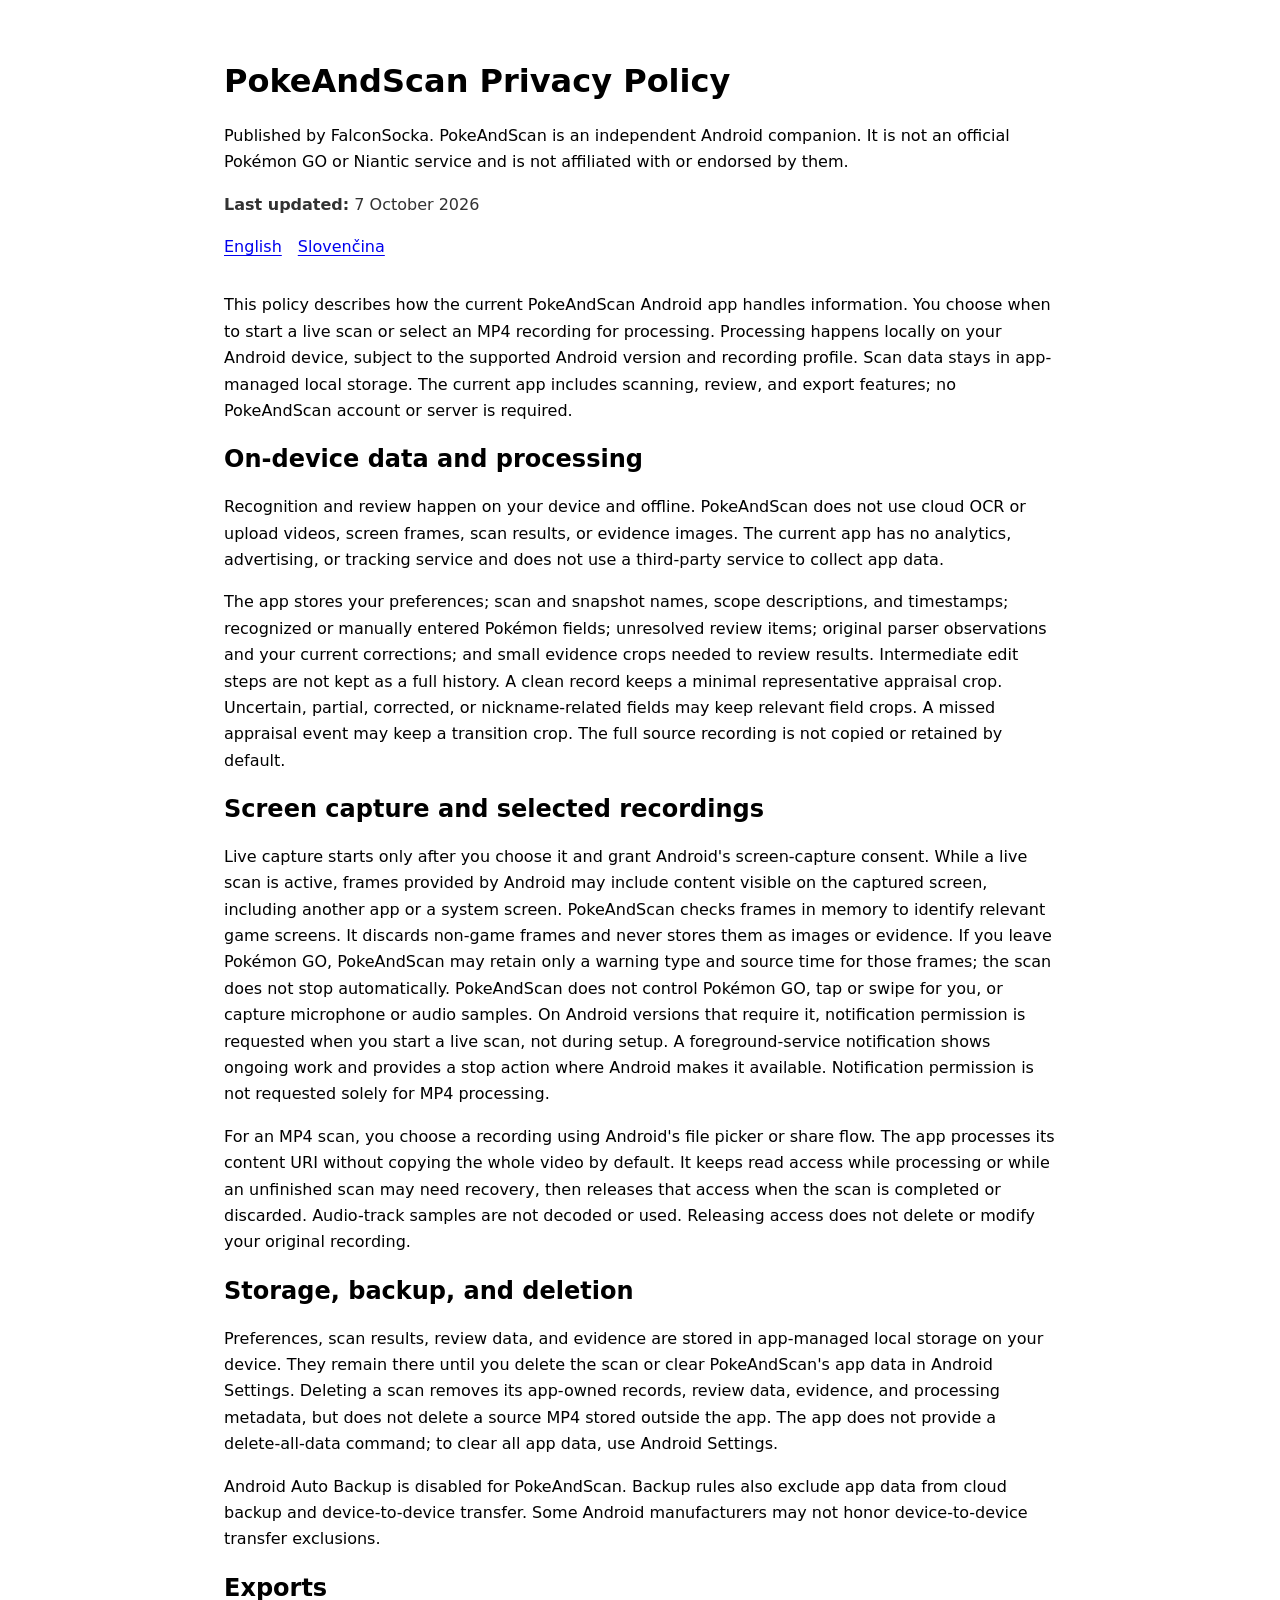
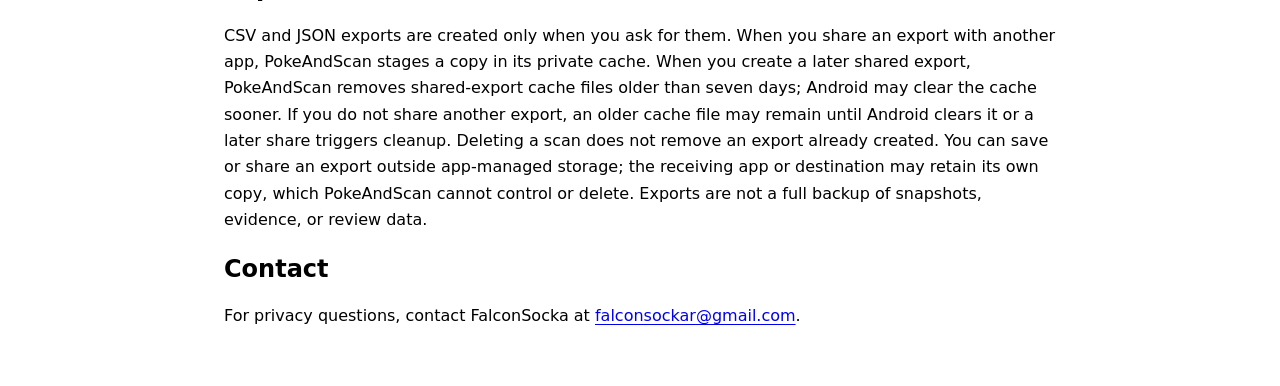
<file: en/index.html>
<!doctype html>
<html lang="en">
  <head>
    <meta charset="utf-8">
    <meta name="viewport" content="width=device-width, initial-scale=1">
    <meta name="description" content="Privacy policy for PokeAndScan, an independent Android companion app.">
    <title>PokeAndScan Privacy Policy</title>
    <link rel="stylesheet" href="../assets/privacy.css">
  </head>
  <body>
    <header>
      <h1>PokeAndScan Privacy Policy</h1>
      <p>Published by FalconSocka. PokeAndScan is an independent Android companion. It is not an official Pokémon GO or Niantic service and is not affiliated with or endorsed by them.</p>
      <p class="updated"><strong>Last updated:</strong> 7 October 2026</p>
      <nav aria-label="Choose language">
        <a href="../en/" lang="en" aria-current="page">English</a>
        <a href="../sk/" lang="sk">Slovenčina</a>
      </nav>
    </header>

    <main>
      <p>This policy describes how the current PokeAndScan Android app handles information. You choose when to start a live scan or select an MP4 recording for processing. Processing happens locally on your Android device, subject to the supported Android version and recording profile. Scan data stays in app-managed local storage. The current app includes scanning, review, and export features; no PokeAndScan account or server is required.</p>

      <h2>On-device data and processing</h2>
      <p>Recognition and review happen on your device and offline. PokeAndScan does not use cloud OCR or upload videos, screen frames, scan results, or evidence images. The current app has no analytics, advertising, or tracking service and does not use a third-party service to collect app data.</p>
      <p>The app stores your preferences; scan and snapshot names, scope descriptions, and timestamps; recognized or manually entered Pokémon fields; unresolved review items; original parser observations and your current corrections; and small evidence crops needed to review results. Intermediate edit steps are not kept as a full history. A clean record keeps a minimal representative appraisal crop. Uncertain, partial, corrected, or nickname-related fields may keep relevant field crops. A missed appraisal event may keep a transition crop. The full source recording is not copied or retained by default.</p>

      <h2>Screen capture and selected recordings</h2>
      <p>Live capture starts only after you choose it and grant Android's screen-capture consent. While a live scan is active, frames provided by Android may include content visible on the captured screen, including another app or a system screen. PokeAndScan checks frames in memory to identify relevant game screens. It discards non-game frames and never stores them as images or evidence. If you leave Pokémon GO, PokeAndScan may retain only a warning type and source time for those frames; the scan does not stop automatically. PokeAndScan does not control Pokémon GO, tap or swipe for you, or capture microphone or audio samples. On Android versions that require it, notification permission is requested when you start a live scan, not during setup. A foreground-service notification shows ongoing work and provides a stop action where Android makes it available. Notification permission is not requested solely for MP4 processing.</p>
      <p>For an MP4 scan, you choose a recording using Android's file picker or share flow. The app processes its content URI without copying the whole video by default. It keeps read access while processing or while an unfinished scan may need recovery, then releases that access when the scan is completed or discarded. Audio-track samples are not decoded or used. Releasing access does not delete or modify your original recording.</p>

      <h2>Storage, backup, and deletion</h2>
      <p>Preferences, scan results, review data, and evidence are stored in app-managed local storage on your device. They remain there until you delete the scan or clear PokeAndScan's app data in Android Settings. Deleting a scan removes its app-owned records, review data, evidence, and processing metadata, but does not delete a source MP4 stored outside the app. The app does not provide a delete-all-data command; to clear all app data, use Android Settings.</p>
      <p>Android Auto Backup is disabled for PokeAndScan. Backup rules also exclude app data from cloud backup and device-to-device transfer. Some Android manufacturers may not honor device-to-device transfer exclusions.</p>

      <h2>Exports</h2>
      <p>CSV and JSON exports are created only when you ask for them. When you share an export with another app, PokeAndScan stages a copy in its private cache. When you create a later shared export, PokeAndScan removes shared-export cache files older than seven days; Android may clear the cache sooner. If you do not share another export, an older cache file may remain until Android clears it or a later share triggers cleanup. Deleting a scan does not remove an export already created. You can save or share an export outside app-managed storage; the receiving app or destination may retain its own copy, which PokeAndScan cannot control or delete. Exports are not a full backup of snapshots, evidence, or review data.</p>

      <h2>Contact</h2>
      <p>For privacy questions, contact FalconSocka at <a id="privacy-email">falconsockar [at] gmail [dot] com</a>.</p>
    </main>
    <script src="../assets/contact.js" defer></script>
  </body>
</html>
</file>
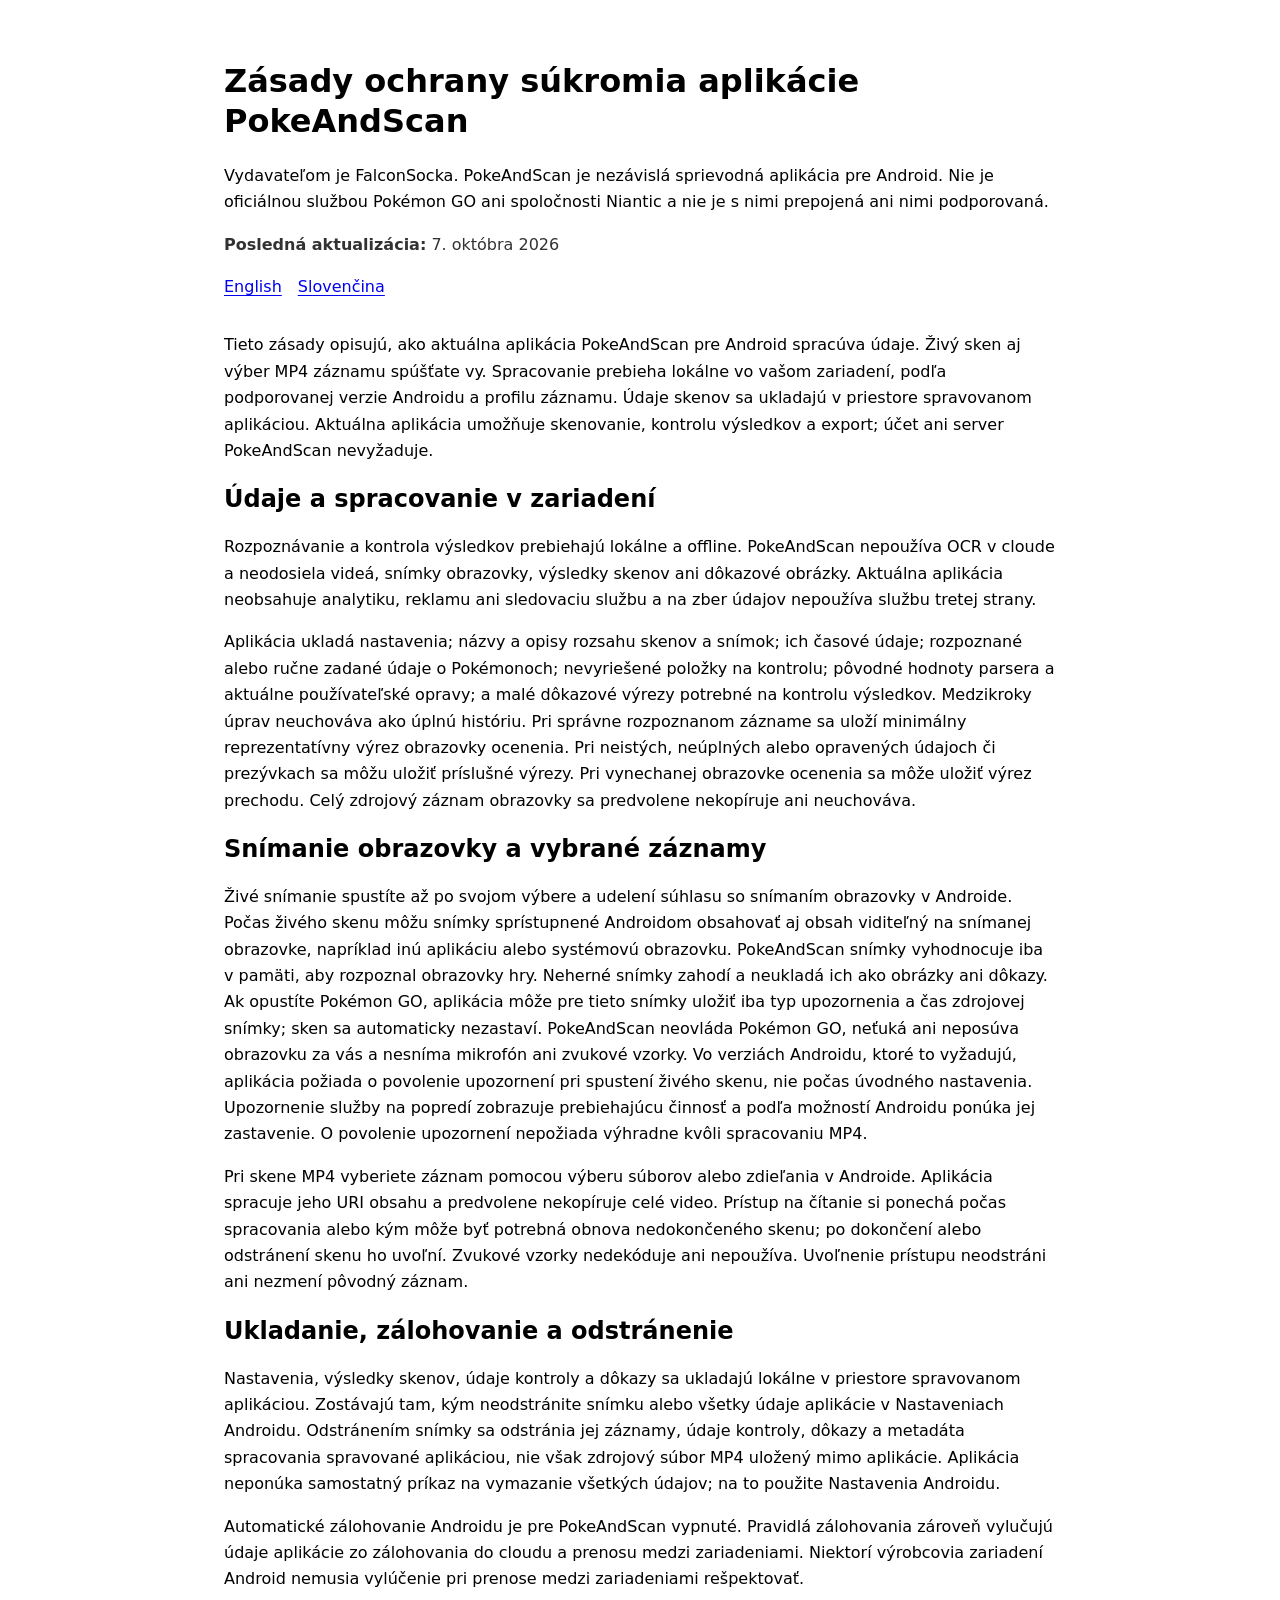
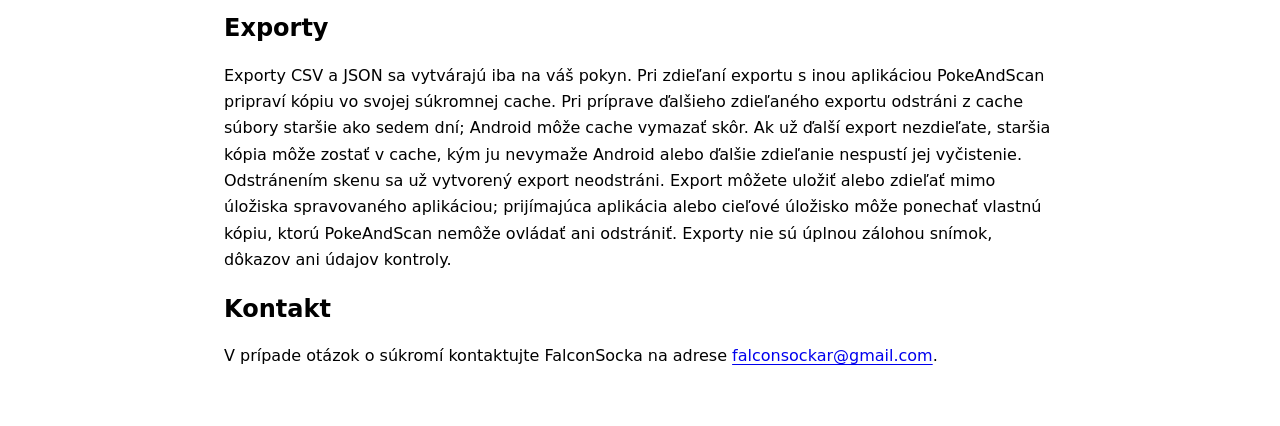
<file: sk/index.html>
<!doctype html>
<html lang="sk">
  <head>
    <meta charset="utf-8">
    <meta name="viewport" content="width=device-width, initial-scale=1">
    <meta name="description" content="Zásady ochrany súkromia aplikácie PokeAndScan, nezávislej sprievodnej aplikácie pre Android.">
    <title>Zásady ochrany súkromia — PokeAndScan</title>
    <link rel="stylesheet" href="../assets/privacy.css">
  </head>
  <body>
    <header>
      <h1>Zásady ochrany súkromia aplikácie PokeAndScan</h1>
      <p>Vydavateľom je FalconSocka. PokeAndScan je nezávislá sprievodná aplikácia pre Android. Nie je oficiálnou službou Pokémon GO ani spoločnosti Niantic a nie je s nimi prepojená ani nimi podporovaná.</p>
      <p class="updated"><strong>Posledná aktualizácia:</strong> 7. októbra 2026</p>
      <nav aria-label="Výber jazyka">
        <a href="../en/" lang="en">English</a>
        <a href="../sk/" lang="sk" aria-current="page">Slovenčina</a>
      </nav>
    </header>

    <main>
      <p>Tieto zásady opisujú, ako aktuálna aplikácia PokeAndScan pre Android spracúva údaje. Živý sken aj výber MP4 záznamu spúšťate vy. Spracovanie prebieha lokálne vo vašom zariadení, podľa podporovanej verzie Androidu a profilu záznamu. Údaje skenov sa ukladajú v priestore spravovanom aplikáciou. Aktuálna aplikácia umožňuje skenovanie, kontrolu výsledkov a export; účet ani server PokeAndScan nevyžaduje.</p>

      <h2>Údaje a spracovanie v zariadení</h2>
      <p>Rozpoznávanie a kontrola výsledkov prebiehajú lokálne a offline. PokeAndScan nepoužíva OCR v cloude a neodosiela videá, snímky obrazovky, výsledky skenov ani dôkazové obrázky. Aktuálna aplikácia neobsahuje analytiku, reklamu ani sledovaciu službu a na zber údajov nepoužíva službu tretej strany.</p>
      <p>Aplikácia ukladá nastavenia; názvy a opisy rozsahu skenov a snímok; ich časové údaje; rozpoznané alebo ručne zadané údaje o Pokémonoch; nevyriešené položky na kontrolu; pôvodné hodnoty parsera a aktuálne používateľské opravy; a malé dôkazové výrezy potrebné na kontrolu výsledkov. Medzikroky úprav neuchováva ako úplnú históriu. Pri správne rozpoznanom zázname sa uloží minimálny reprezentatívny výrez obrazovky ocenenia. Pri neistých, neúplných alebo opravených údajoch či prezývkach sa môžu uložiť príslušné výrezy. Pri vynechanej obrazovke ocenenia sa môže uložiť výrez prechodu. Celý zdrojový záznam obrazovky sa predvolene nekopíruje ani neuchováva.</p>

      <h2>Snímanie obrazovky a vybrané záznamy</h2>
      <p>Živé snímanie spustíte až po svojom výbere a udelení súhlasu so snímaním obrazovky v Androide. Počas živého skenu môžu snímky sprístupnené Androidom obsahovať aj obsah viditeľný na snímanej obrazovke, napríklad inú aplikáciu alebo systémovú obrazovku. PokeAndScan snímky vyhodnocuje iba v pamäti, aby rozpoznal obrazovky hry. Neherné snímky zahodí a neukladá ich ako obrázky ani dôkazy. Ak opustíte Pokémon GO, aplikácia môže pre tieto snímky uložiť iba typ upozornenia a čas zdrojovej snímky; sken sa automaticky nezastaví. PokeAndScan neovláda Pokémon GO, neťuká ani neposúva obrazovku za vás a nesníma mikrofón ani zvukové vzorky. Vo verziách Androidu, ktoré to vyžadujú, aplikácia požiada o povolenie upozornení pri spustení živého skenu, nie počas úvodného nastavenia. Upozornenie služby na popredí zobrazuje prebiehajúcu činnosť a podľa možností Androidu ponúka jej zastavenie. O povolenie upozornení nepožiada výhradne kvôli spracovaniu MP4.</p>
      <p>Pri skene MP4 vyberiete záznam pomocou výberu súborov alebo zdieľania v Androide. Aplikácia spracuje jeho URI obsahu a predvolene nekopíruje celé video. Prístup na čítanie si ponechá počas spracovania alebo kým môže byť potrebná obnova nedokončeného skenu; po dokončení alebo odstránení skenu ho uvoľní. Zvukové vzorky nedekóduje ani nepoužíva. Uvoľnenie prístupu neodstráni ani nezmení pôvodný záznam.</p>

      <h2>Ukladanie, zálohovanie a odstránenie</h2>
      <p>Nastavenia, výsledky skenov, údaje kontroly a dôkazy sa ukladajú lokálne v priestore spravovanom aplikáciou. Zostávajú tam, kým neodstránite snímku alebo všetky údaje aplikácie v Nastaveniach Androidu. Odstránením snímky sa odstránia jej záznamy, údaje kontroly, dôkazy a metadáta spracovania spravované aplikáciou, nie však zdrojový súbor MP4 uložený mimo aplikácie. Aplikácia neponúka samostatný príkaz na vymazanie všetkých údajov; na to použite Nastavenia Androidu.</p>
      <p>Automatické zálohovanie Androidu je pre PokeAndScan vypnuté. Pravidlá zálohovania zároveň vylučujú údaje aplikácie zo zálohovania do cloudu a prenosu medzi zariadeniami. Niektorí výrobcovia zariadení Android nemusia vylúčenie pri prenose medzi zariadeniami rešpektovať.</p>

      <h2>Exporty</h2>
      <p>Exporty CSV a JSON sa vytvárajú iba na váš pokyn. Pri zdieľaní exportu s inou aplikáciou PokeAndScan pripraví kópiu vo svojej súkromnej cache. Pri príprave ďalšieho zdieľaného exportu odstráni z cache súbory staršie ako sedem dní; Android môže cache vymazať skôr. Ak už ďalší export nezdieľate, staršia kópia môže zostať v cache, kým ju nevymaže Android alebo ďalšie zdieľanie nespustí jej vyčistenie. Odstránením skenu sa už vytvorený export neodstráni. Export môžete uložiť alebo zdieľať mimo úložiska spravovaného aplikáciou; prijímajúca aplikácia alebo cieľové úložisko môže ponechať vlastnú kópiu, ktorú PokeAndScan nemôže ovládať ani odstrániť. Exporty nie sú úplnou zálohou snímok, dôkazov ani údajov kontroly.</p>

      <h2>Kontakt</h2>
      <p>V prípade otázok o súkromí kontaktujte FalconSocka na adrese <a id="privacy-email">falconsockar [at] gmail [dot] com</a>.</p>
    </main>
    <script src="../assets/contact.js" defer></script>
  </body>
</html>
</file>
<file: assets/privacy.css>
:root {
  color-scheme: light dark;
  font-family: system-ui, sans-serif;
  line-height: 1.65;
}

body {
  max-width: 52rem;
  margin: 0 auto;
  padding: 1.25rem;
}

nav {
  display: flex;
  gap: 1rem;
  flex-wrap: wrap;
  margin: 1rem 0 2rem;
}

h1,
h2 {
  line-height: 1.25;
}

a {
  text-underline-offset: .18em;
}

.updated {
  opacity: .8;
}

@media (min-width: 48rem) {
  body {
    padding: 2.5rem;
  }
}
</file>
